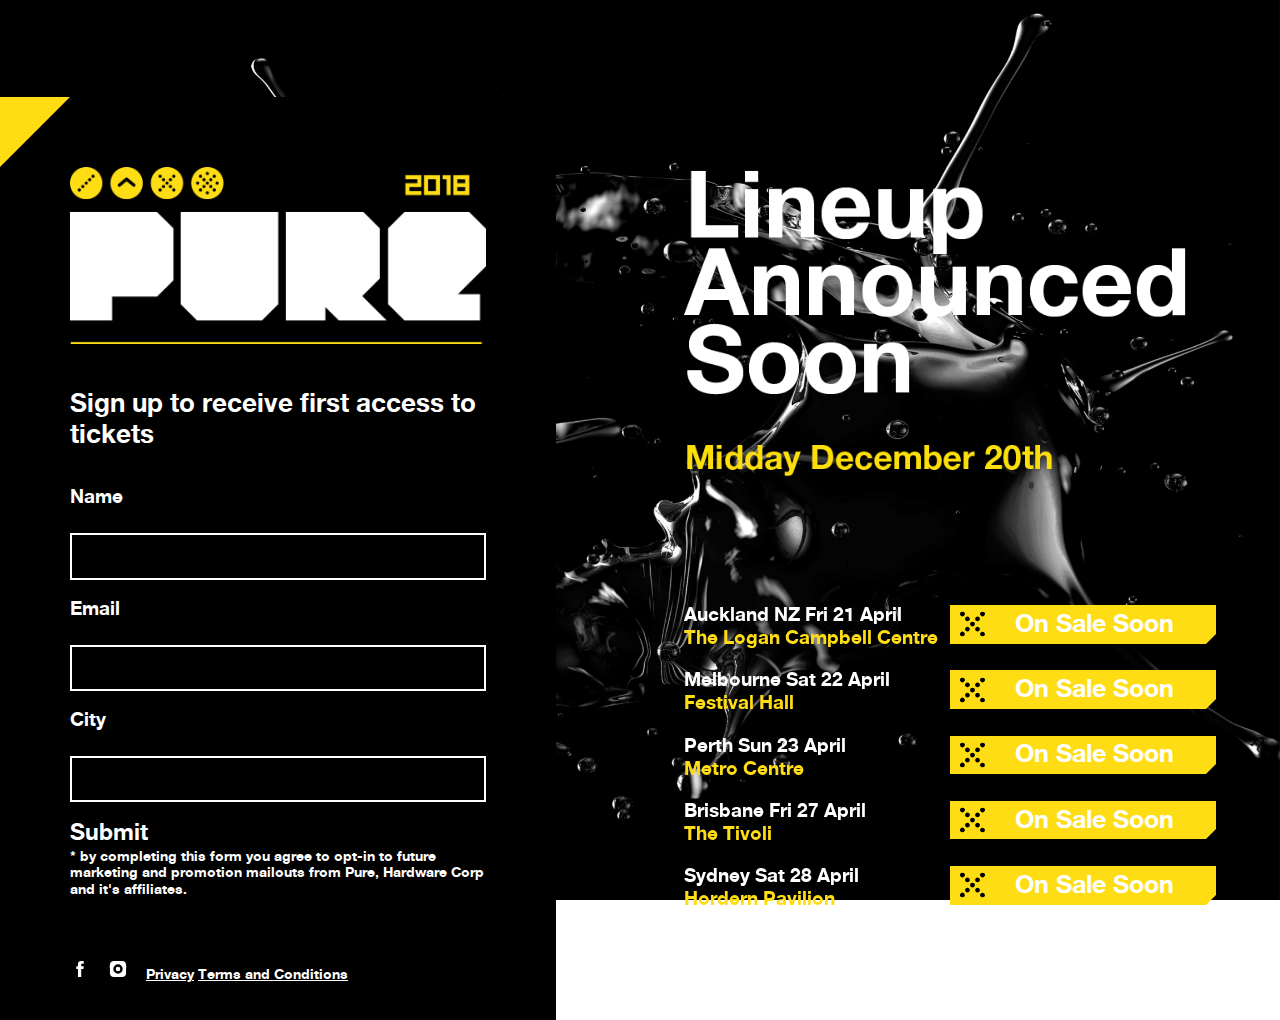
<file: index.html>
<!DOCTYPE html>
<!--[if lte IE 9 ]> <html lang="en" class="ie9 lte9 no-js"> <![endif]-->
<!--[if (gt IE 9)|!(IE)]><!--> <html lang="en no-js"> <!--<![endif]-->
<head>
	<title>Pure 2018</title>
	<!-- Google Tag Manager -->
	<script>(function(w,d,s,l,i){w[l]=w[l]||[];w[l].push({'gtm.start':
	new Date().getTime(),event:'gtm.js'});var f=d.getElementsByTagName(s)[0],
	j=d.createElement(s),dl=l!='dataLayer'?'&l='+l:'';j.async=true;j.src=
	'https://www.googletagmanager.com/gtm.js?id='+i+dl;f.parentNode.insertBefore(j,f);
	})(window,document,'script','dataLayer','GTM-W427M43');</script>
	<!-- End Google Tag Manager -->
	<meta http-equiv="X-UA-Compatible" content="IE=edge">
	<meta http-equiv="Content-Language" content="en-US">
	<meta name="viewport" content="width=device-width, initial-scale=1">
	<script>(function(H){H.className=H.className.replace(/\bno-js\b/,'js')})(document.documentElement);</script>
	<link rel="stylesheet" href="assets/styles/styles.css" />
	
  </head>
  <body class="">
   Google Tag Manager (noscript) -->
<noscript><iframe src="https://www.googletagmanager.com/ns.html?id=GTM-W427M43"
height="0" width="0" style="display:none;visibility:hidden"></iframe></noscript>
<!-- End Google Tag Manager (noscript) -->
	<div id="top" class="page" data-page>

		

		<main role="main">
			
				<div class="content">
					

	<div class="section" id="left_content">
		<div class="section__inner">
			<h1 class="logo">

  

  

  <img src="/assets/images/purelogo.png" role="presentation" class="icon " aria-label="Pure 2017" width="700" height="253">
      <title>Pure 2017</title>

</h1>
			<h4>Sign up to receive first access to tickets</h4>
			<form style="color:white" action="http://hardwaregroup.createsend.com/t/d/s/njhity/" method="post" id="subForm">
			    <p>
			        <label for="fieldName">Name</label><br />
			        <input id="fieldName" name="cm-name" type="text" />
			    </p>
			    <p>
			        <label for="fieldEmail">Email</label><br />
			        <input id="fieldEmail" name="cm-njhity-njhity" type="email" required />
			    </p>
			    <p>
			        <label for="fieldkuehi">City</label><br />
			        <input id="fieldkuehi" name="cm-f-kuehi" type="text" />
			    </p>
			    <p>
			        <input type="submit" val="Subscribe" class="button" />
			    </p>
			</form>
			<body>* by completing this form you agree to opt-in to future marketing and promotion mailouts from Pure, Hardware Corp and it's affiliates. </body>
			<ul class="socials">
				
					<li>
						<a href="https://www.facebook.com/purecarlcox/" target="_blank" class="social--facebook">
							

  

  

  <img src="/assets/images/Facebook.svg" role="presentation" class="icon " aria-label="Facebook" width="20" height="20">
      <title>Facebook</title>


						</a>
					</li>
				
					<li>
						<a href="https://www.instagram.com/purecarlcox/" target="_blank" class="social--instagram">
							

  

  

   <img src="/assets/images/Instagram.svg" role="presentation" class="icon " aria-label="Instagram" width="20" height="20">
      <title>Facebook</title>


						</a>
					</li>
				
				<a href="privacy.html" style="color:white">Privacy</a>
				<a href="termsandconditions.html" style="color:white">Terms and Conditions</a>
			</ul>
		</div>
	</div>
	<div class="section" id="right_content">
		<div class="section__inner">
			<div class="title">
				

  

  

  <img src="/assets/images/lineupsoon.png" class="icon " aria-label="Pure 2017" width="507" style="padding-top: 7vh;" >
	  <title>Pure 2017</title>


			</div>
			<ul class="festivals">
				
					<li>
						<div class="location">
						<h3>Auckland NZ Fri 21 April</h3>
						<span class="venue">The Logan Campbell Centre</span>
						</div>
						<a class="button alt" target="_blank" href="">

  

  

  <svg role="presentation" class="icon "  width="20" height="20">
      
      <use xlink:href="/assets/images/sprites.svg#icon-cross" />
    </svg>

 On Sale Soon</a>
					</li>
				
					<li>
						<div class="location">
						<h3>Melbourne Sat 22 April</h3>
						<span class="venue">Festival Hall</span>
						</div>
						<a class="button alt" target="_blank" href="">

  

  

  <svg role="presentation" class="icon "  width="20" height="20">
      
      <use xlink:href="/assets/images/sprites.svg#icon-cross" />
    </svg>

 On Sale Soon</a>
					</li>
				
					<li>
						<div class="location">
						<h3>Perth Sun 23 April</h3>
						<span class="venue">Metro Centre</span>
						</div>
						<a class="button alt" target="_blank" href="">

  

  

  <svg role="presentation" class="icon "  width="20" height="20">
      
      <use xlink:href="/assets/images/sprites.svg#icon-cross" />
    </svg>

 On Sale Soon</a>
					</li>
				
					<li>
						<div class="location">
						<h3>Brisbane Fri 27 April</h3>
						<span class="venue">The Tivoli</span>
						</div>
						<a class="button alt" target="_blank" href="">

  

  

  <svg role="presentation" class="icon "  width="20" height="20">
      
      <use xlink:href="/assets/images/sprites.svg#icon-cross" />
    </svg>

 On Sale Soon</a>
					</li>
				
					<li>
						<div class="location">
						<h3>Sydney Sat 28 April</h3>
						<span class="venue">Hordern Pavilion</span>
						</div>
						<a class="button alt" target="_blank" href="">

  

  

  <svg role="presentation" class="icon "  width="20" height="20">
      
      <use xlink:href="/assets/images/sprites.svg#icon-cross" />
    </svg>

 On Sale Soon</a>
					</li>
				
			</ul>
			<ul class="sponsors">
			
				<li><a href="" target="_blank" class="social--rov">
					

  

  

  <img src="/assets/images/HARD.png" role="presentation" class="icon " aria-label="Drumcode" width="80" height="30">
      <title>Drumcode</title>


				</a></li>
			
				<li><a href="" target="_blank" class="social--rov">
					

  

  

  <img src="/assets/images/BUSH.png" role="presentation" class="icon " aria-label="Drumcode" width="80" height="30">
      <title>Drumcode</title>


				</a></li>
				
								<li><a href="" target="_blank" class="social--drumcode">
					

  <li><a href=" " target="_blank" class="social--rov">
					

  

  

  <img src="/assets/images/TNT.png" role="presentation" class="icon " aria-label="Drumcode" width="80" height="30">
      <title>Drumcode</title>


				</a></li>
			
				<li><a href="" target="_blank" class="social--rov">
					

  

  

  <img src="/assets/images/ROV.png" role="presentation" class="icon " aria-label="ROV" width="80" height="30">
      <title>ROV</title>


				</a></li>
					
					
					<li><a href="" target="_blank" class="social--rov">
					

  

  

  <img src="/assets/images/HAB.png" role="presentation" class="icon " aria-label="Drumcode" width="80" height="30">
      <title>Drumcode</title>


				</a></li>
					<li><a href="" target="_blank" class="social--rov">

  

  <img src="/assets/images/PSE.png" role="presentation" class="icon " aria-label="Drumcode" width="80" height="30">
      <title>Drumcode</title>


				</a></li>
					
					<li><a href="" target="_blank" class="social--rov">
					

  

  

  <img src="/assets/images/TBC.png" role="presentation" class="icon " aria-label="Drumcode" width="80" height="30">
      <title>Drumcode</title>


				</a></li>
			
			</ul>
		</div>
	</div>


				</div>
			
		</main>

		

	</div>

	<div id="bg" class="bg"></div>

	<script src="assets/scripts/vendor.js"></script>
	<script src="assets/scripts/main.js"></script>
</body>
</html>
</file>
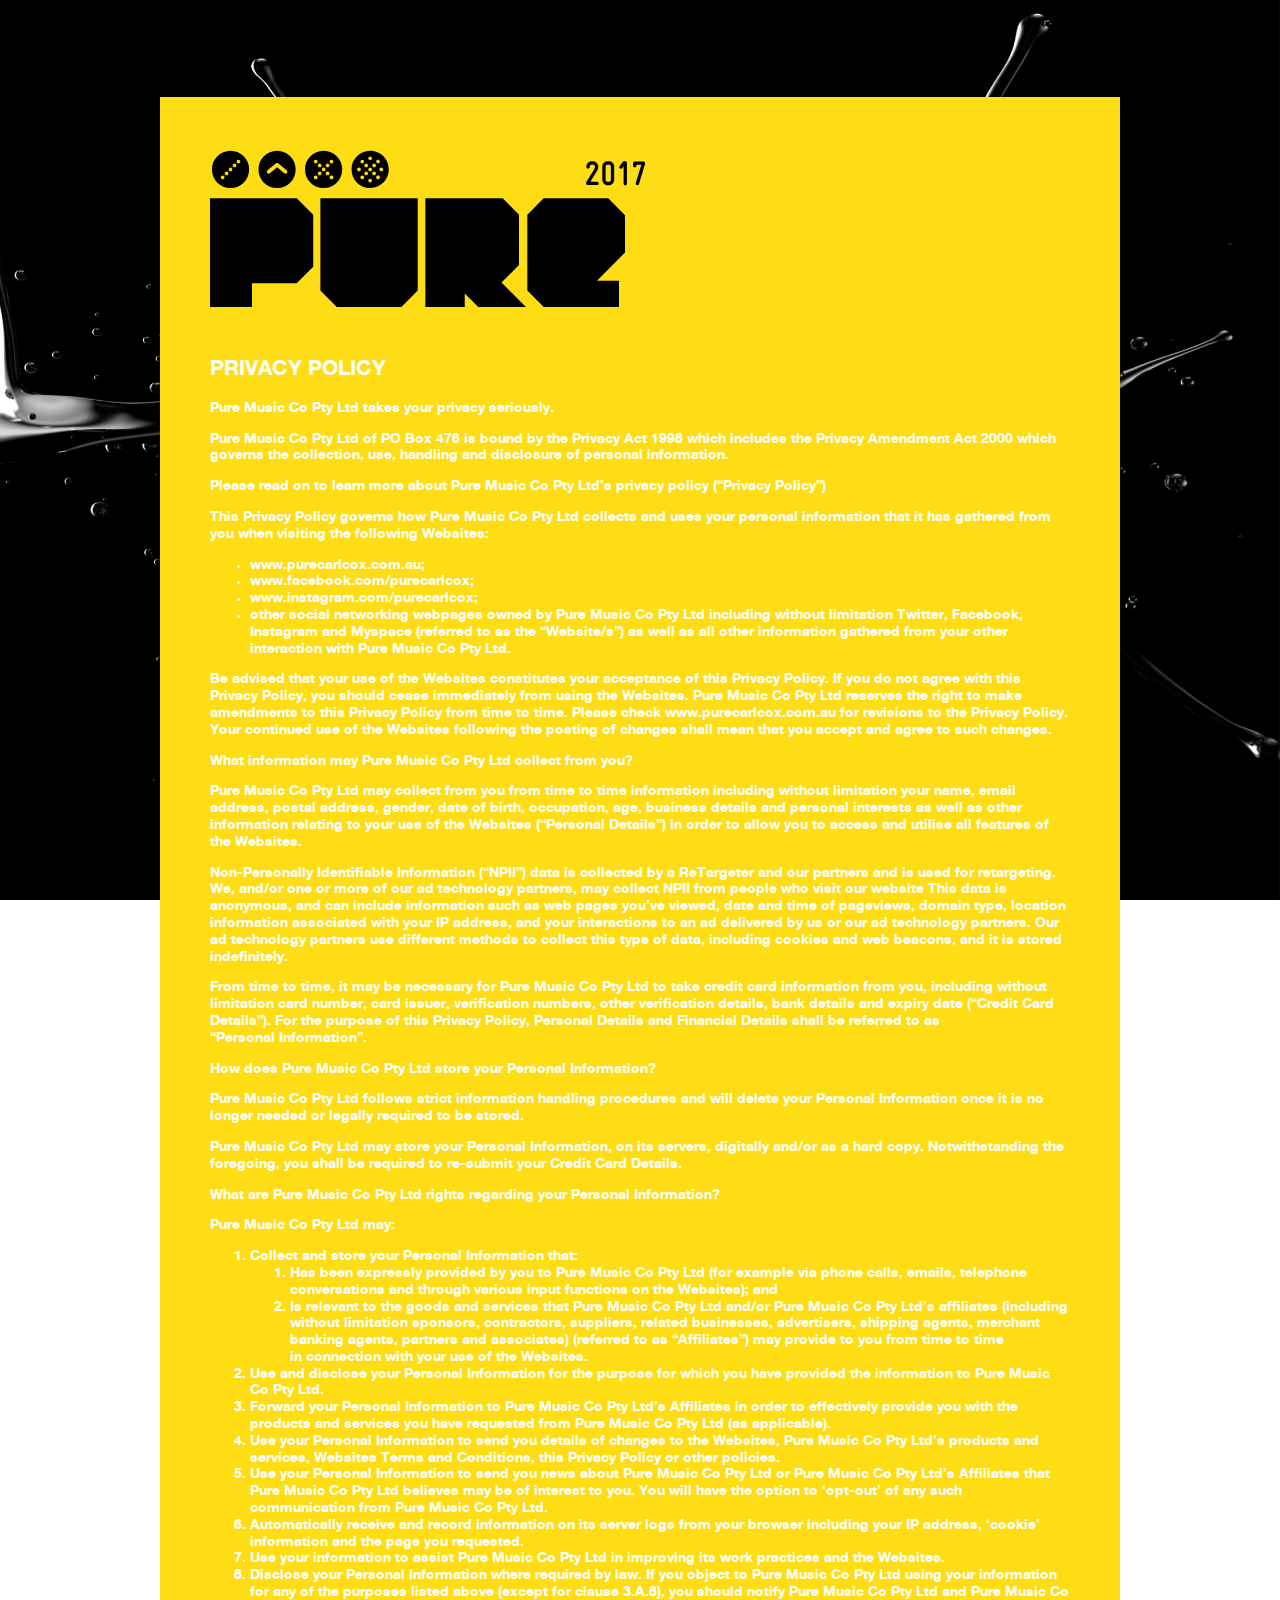
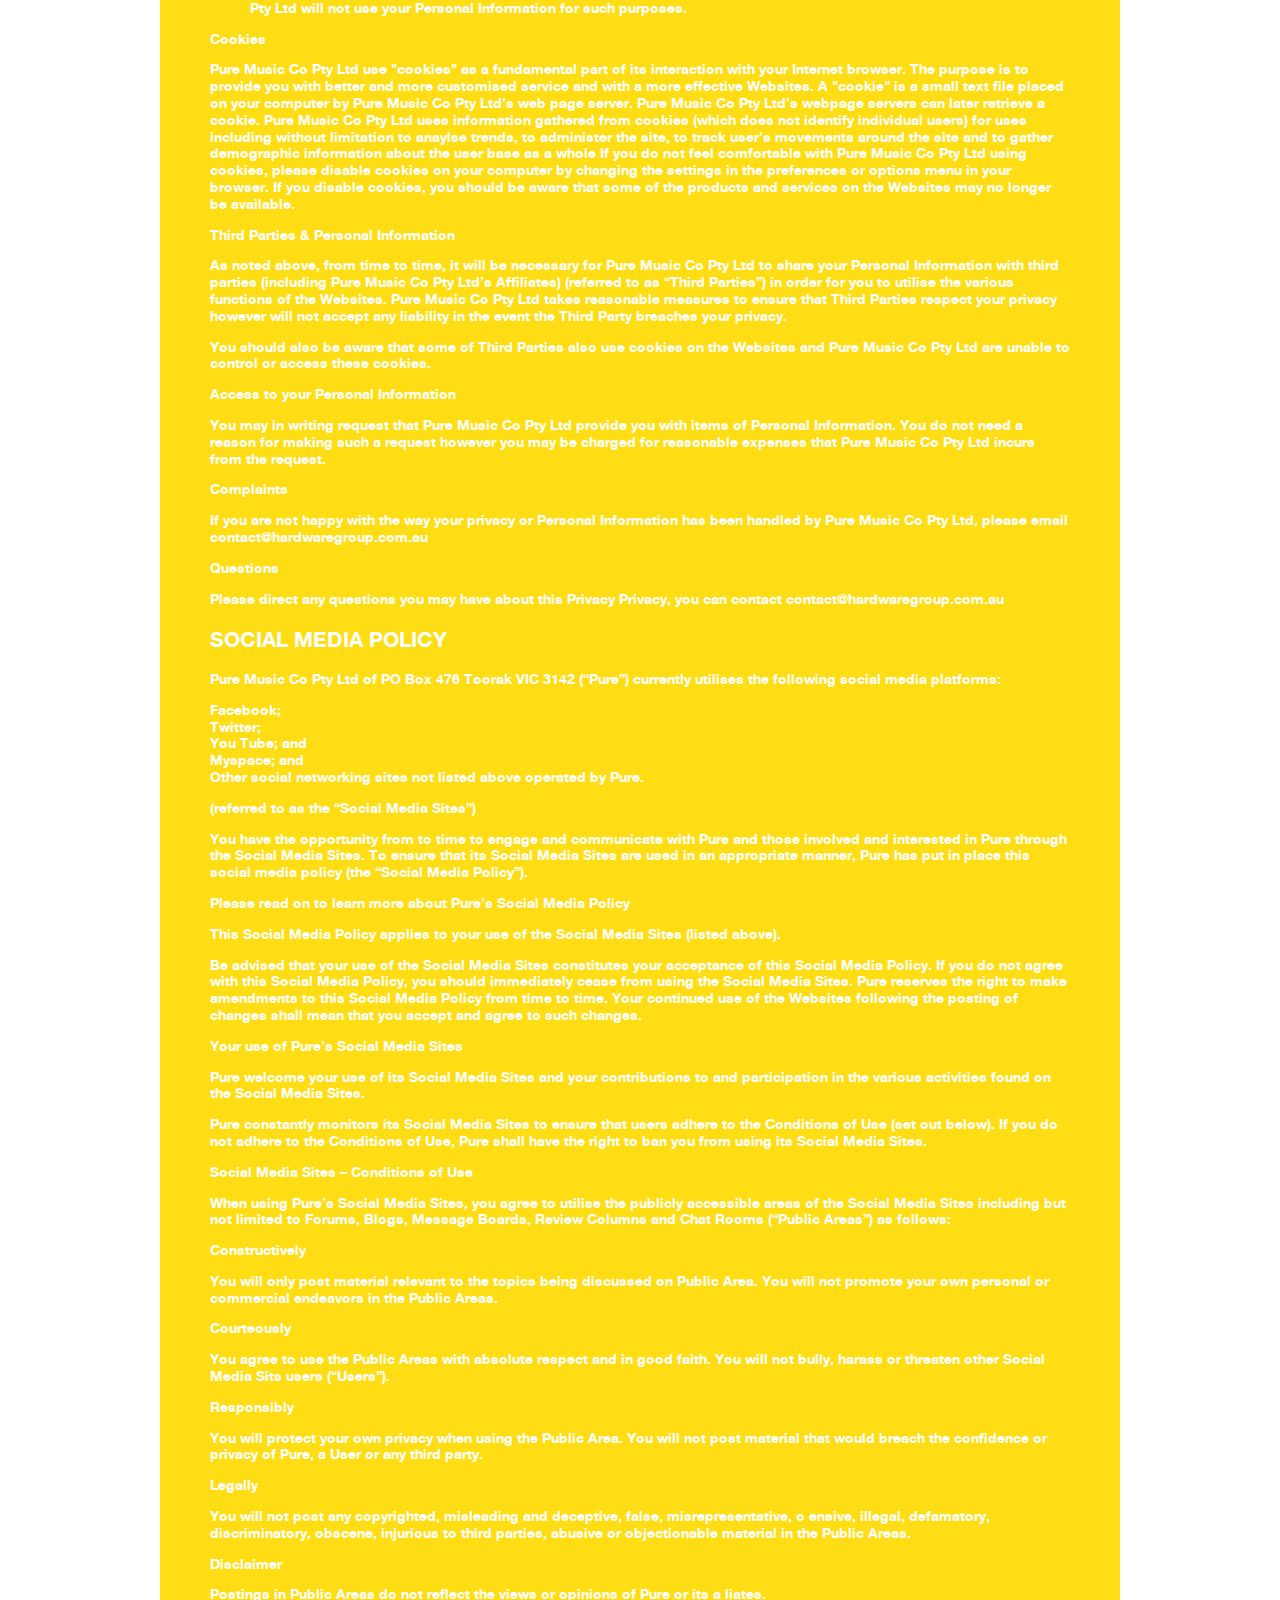
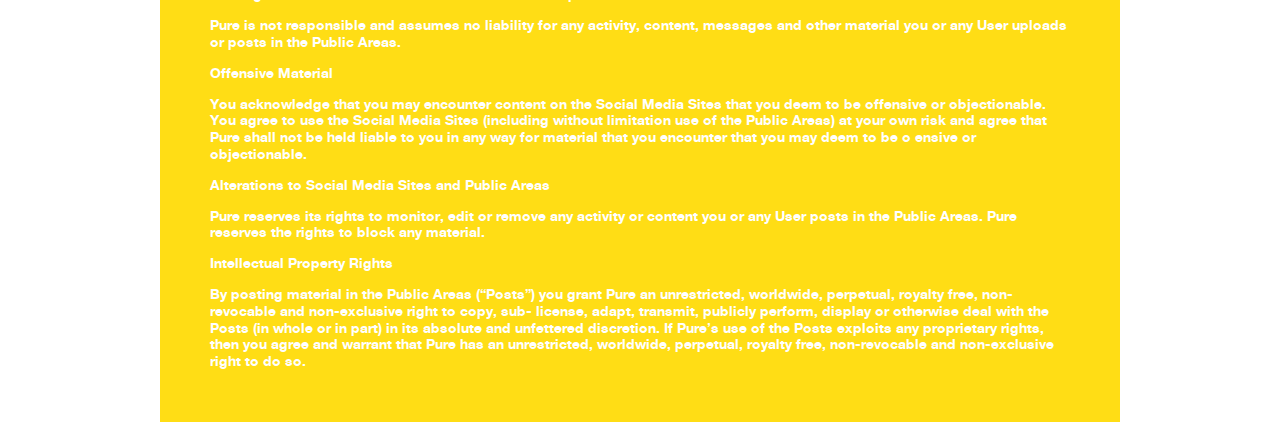
<file: privacy.html>
<!DOCTYPE html>
<!--[if lte IE 9 ]> <html lang="en" class="ie9 lte9 no-js"> <![endif]-->
<!--[if (gt IE 9)|!(IE)]><!--> <html lang="en no-js"> <!--<![endif]-->
<head>
	<title>Pure 2017</title>
	<!-- Google Tag Manager -->
	<script>(function(w,d,s,l,i){w[l]=w[l]||[];w[l].push({'gtm.start':
	new Date().getTime(),event:'gtm.js'});var f=d.getElementsByTagName(s)[0],
	j=d.createElement(s),dl=l!='dataLayer'?'&l='+l:'';j.async=true;j.src=
	'https://www.googletagmanager.com/gtm.js?id='+i+dl;f.parentNode.insertBefore(j,f);
	})(window,document,'script','dataLayer','GTM-W427M43');</script>
	<!-- End Google Tag Manager -->
	<meta http-equiv="X-UA-Compatible" content="IE=edge">
	<meta http-equiv="Content-Language" content="en-US">
	<meta name="viewport" content="width=device-width, initial-scale=1">
	<script>(function(H){H.className=H.className.replace(/\bno-js\b/,'js')})(document.documentElement);</script>
	<link rel="stylesheet" href="assets/styles/styles.css" />
	
  </head>
  <body class="">
   Google Tag Manager (noscript) -->
<noscript><iframe src="https://www.googletagmanager.com/ns.html?id=GTM-W427M43"
height="0" width="0" style="display:none;visibility:hidden"></iframe></noscript>
<!-- End Google Tag Manager (noscript) -->
	<div id="top" class="page" data-page>

		

		<main role="main">
			
				<div class="content">
					

<div class="privacy" >
<h1 class="logo">

  

  

  <svg role="presentation" class="icon " aria-label="Pure 2017" width="700" height="253">
      <title>Pure 2017</title>
      <use xlink:href="/assets/images/sprites.svg#logo" />
    </svg>

</h1>
<h2>PRIVACY POLICY</h2>

<p>Pure Music Co Pty Ltd takes your privacy seriously.</p>

<p>Pure Music Co Pty Ltd of PO Box 476 is bound by the Privacy Act 1998 which includes&nbsp;the Privacy Amendment Act 2000 which governs the collection, use, handling and&nbsp;disclosure of personal information.</p>

<p>Please read on to learn more about Pure Music Co Pty Ltd&rsquo;s privacy policy (&ldquo;Privacy&nbsp;Policy&rdquo;)</p>

<p>This Privacy Policy governs how Pure Music Co Pty Ltd collects and uses your personal&nbsp;information that it has gathered from you when visiting the following Websites:</p>

<ul>
	<li>www.purecarlcox.com.au;</li>
	<li>www.facebook.com/purecarlcox;</li>
	<li>www.instagram.com/purecarlcox;</li>
	<li>other social networking webpages owned by Pure Music Co Pty Ltd including without&nbsp;limitation Twitter, Facebook, Instagram and Myspace (referred to as the &ldquo;Website/s&rdquo;) as&nbsp;well as all other information gathered from your other interaction with Pure Music Co Pty&nbsp;Ltd.</li>
</ul>

<p>Be advised that your use of the Websites constitutes your acceptance of this Privacy&nbsp;Policy. If you do not agree with this Privacy Policy, you should cease immediately from&nbsp;using the Websites. Pure Music Co Pty Ltd reserves the right to make amendments to&nbsp;this Privacy Policy from time to time. Please check www.purecarlcox.com.au for&nbsp;revisions to the Privacy Policy. Your continued use of the Websites following the posting&nbsp;of changes shall mean that you accept and agree to such changes.</p>

<p>What information may Pure Music Co Pty Ltd collect from you?</p>

<p>Pure Music Co Pty Ltd may collect from you from time to time information including&nbsp;without limitation your name, email address, postal address, gender, date of birth,&nbsp;occupation, age, business details and personal interests as well as other information&nbsp;relating to your use of the Websites (&ldquo;Personal Details&rdquo;) in order to allow you to access&nbsp;and utilise all features of the&nbsp;Websites.</p>

<p>Non-Personally Identifiable Information (&ldquo;NPII&rdquo;) data is collected by a ReTargeter and&nbsp;our partners and is used for retargeting. We, and/or one or more of our ad technology&nbsp;partners, may collect NPII from people who visit our website This data is anonymous,&nbsp;and can include information such as web pages you&rsquo;ve viewed, date and time of&nbsp;pageviews, domain type, location information associated with your IP address, and your&nbsp;interactions to an ad delivered by us or our ad technology partners. Our ad technology&nbsp;partners use different methods to collect this type of data, including cookies and web&nbsp;beacons, and it is stored indefinitely.</p>

<p>From time to time, it may be necessary for Pure Music Co Pty Ltd to take credit card&nbsp;information from you, including without limitation card number, card issuer, verification&nbsp;numbers, other verification details, bank details and expiry date (&ldquo;Credit Card Details&rdquo;).&nbsp;For the purpose of this Privacy Policy, Personal Details and Financial Details shall be&nbsp;referred to as &ldquo;Personal&nbsp;Information&rdquo;.</p>

<p>How does Pure Music Co Pty Ltd store your Personal Information?</p>

<p>Pure Music Co Pty Ltd follows strict information handling procedures and will delete&nbsp;your Personal Information once it is no longer needed or legally required to be stored.</p>

<p>Pure Music Co Pty Ltd may store your Personal Information, on its servers, digitally&nbsp;and/or as a hard copy. Notwithstanding the foregoing, you shall be required to re-submit&nbsp;your Credit Card Details.</p>

<p>What are Pure Music Co Pty Ltd rights regarding your Personal Information?</p>

<p>Pure Music Co Pty Ltd may:</p>

<ol>
	<li>Collect and store your Personal Information that:
	<ol>
		<li>Has been expressly provided by you to Pure Music Co Pty Ltd (for example via&nbsp;phone calls, emails, telephone conversations and through various input functions on the&nbsp;Websites); and</li>
		<li>Is relevant to the goods and services that Pure Music Co Pty Ltd and/or Pure Music&nbsp;Co Pty Ltd&rsquo;s affiliates (including without limitation sponsors, contractors, suppliers,&nbsp;related businesses, advertisers, shipping agents, merchant banking agents, partners&nbsp;and associates) (referred to as &ldquo;Affiliates&rdquo;) may provide to you from time to time in&nbsp;connection with your use of the Websites.</li>
	</ol>
	</li>
	<li>Use and disclose your Personal Information for the purpose for which you have&nbsp;provided the information to Pure Music Co Pty Ltd.</li>
	<li>Forward your Personal Information to Pure Music Co Pty Ltd&rsquo;s Affiliates in order to&nbsp;effectively provide you with the products and services you have requested from Pure&nbsp;Music Co Pty Ltd (as applicable).</li>
	<li>Use your Personal Information to send you details of changes to the Websites, Pure&nbsp;Music Co Pty Ltd&rsquo;s products and services, Websites Terms and Conditions, this Privacy&nbsp;Policy or other policies.</li>
	<li>Use your Personal Information to send you news about Pure Music Co Pty Ltd or&nbsp;Pure Music Co Pty Ltd&rsquo;s Affiliates that Pure Music Co Pty Ltd believes may be of&nbsp;interest to you. You will have the option to &lsquo;opt-out&rsquo; of any such communication from&nbsp;Pure Music Co Pty Ltd.</li>
	<li>Automatically receive and record information on its server logs from your browser&nbsp;including your IP address, &lsquo;cookie&rsquo; information and the page you requested.</li>
	<li>Use your information to assist Pure Music Co Pty Ltd in improving its work practices&nbsp;and the Websites.</li>
	<li>Disclose your Personal Information where required by law.&nbsp;If you object to Pure Music Co Pty Ltd using your information for any of the purposes&nbsp;listed above (except for clause 3.A.8), you should notify Pure Music Co Pty Ltd and&nbsp;Pure Music Co Pty Ltd will not use your Personal Information for such purposes.</li>
</ol>

<p>Cookies</p>

<p>Pure Music Co Pty Ltd use &quot;cookies&quot; as a fundamental part of its interaction with your&nbsp;Internet browser. The purpose is to provide you with better and more customised&nbsp;service and with a more effective Websites. A &quot;cookie&quot; is a small text file placed on your&nbsp;computer by Pure Music Co Pty Ltd&rsquo;s web page server. Pure Music Co Pty Ltd&rsquo;s&nbsp;webpage servers can later retrieve a cookie. Pure Music Co Pty Ltd uses information&nbsp;gathered from cookies (which does not identify individual users) for uses including&nbsp;without limitation to anaylse trends, to administer the site, to track user&rsquo;s movements&nbsp;around the site and to gather demographic information about the user base as a whole&nbsp;If you do not feel comfortable with Pure Music Co Pty Ltd using cookies, please disable&nbsp;cookies on your computer by changing the settings in the preferences or options menu&nbsp;in your browser. If you disable cookies, you should be aware that some of the products&nbsp;and services on the Websites may no longer be available.</p>

<p>Third Parties &amp; Personal Information</p>

<p>As noted above, from time to time, it will be necessary for Pure Music Co Pty Ltd to&nbsp;share your Personal Information with third parties (including Pure Music Co Pty Ltd&rsquo;s&nbsp;Affiliates) (referred to as &ldquo;Third Parties&rdquo;) in order for you to utilise the various functions&nbsp;of the Websites. Pure Music Co Pty Ltd takes reasonable measures to ensure that Third&nbsp;Parties respect your privacy however will not accept any liability in the event the Third&nbsp;Party breaches your privacy.</p>

<p>You should also be aware that some of Third Parties also use cookies on the Websites&nbsp;and Pure Music Co Pty Ltd are unable to control or access these cookies.</p>

<p>Access to your Personal Information</p>

<p>You may in writing request that Pure Music Co Pty Ltd provide you with items of&nbsp;Personal Information. You do not need a reason for making such a request however&nbsp;you may be charged for reasonable expenses that Pure Music Co Pty Ltd incurs from&nbsp;the request.</p>

<p>Complaints</p>

<p>If you are not happy with the way your privacy or Personal Information has been&nbsp;handled by Pure Music Co Pty Ltd, please email contact@hardwaregroup.com.au</p>

<p>Questions</p>

<p>Please direct any questions you may have about this Privacy Privacy, you can contact&nbsp;contact@hardwaregroup.com.au</p>


<h2>SOCIAL MEDIA POLICY</h2>
<p>Pure Music Co Pty Ltd of PO Box 476 Toorak VIC 3142 (&ldquo;Pure&rdquo;) currently utilises the following social media platforms:&nbsp;</p>

<p>Facebook;<br />
Twitter;&nbsp;<br />
You Tube; and&nbsp;<br />
Myspace; and&nbsp;<br />
Other social networking sites not listed above operated by Pure.&nbsp;</p>

<p>(referred to as the &ldquo;Social Media Sites&rdquo;)&nbsp;</p>

<p>You have the opportunity from to time to engage and communicate with Pure and those involved and interested in Pure through the Social Media Sites. To ensure that its Social Media Sites are used in an appropriate manner, Pure has put in place this social media policy (the &ldquo;Social Media Policy&rdquo;).&nbsp;</p>

<p>Please read on to learn more about Pure&rsquo;s Social Media Policy&nbsp;</p>

<p>This Social Media Policy applies to your use of the Social Media Sites (listed above).&nbsp;</p>

<p>Be advised that your use of the Social Media Sites constitutes your acceptance of this Social Media Policy. If you do not agree with this Social Media Policy, you should immediately cease from using the Social Media Sites. Pure reserves the right to make amendments to this Social Media Policy from time to time. Your continued use of the Websites following the posting of changes shall mean that you accept and agree to such changes.&nbsp;</p>

<p>Your use of Pure&rsquo;s Social Media Sites&nbsp;</p>

<p>Pure welcome your use of its Social Media Sites and your contributions to and participation in the various activities found on the Social Media Sites.&nbsp;</p>

<p>Pure constantly monitors its Social Media Sites to ensure that users adhere to the Conditions of Use (set out below). If you do not adhere to the Conditions of Use, Pure shall have the right to ban you from using its Social Media Sites.&nbsp;</p>

<p>Social Media Sites &ndash; Conditions of Use&nbsp;</p>

<p>When using Pure&rsquo;s Social Media Sites, you agree to utilise the publicly accessible areas of the Social Media Sites including but not limited to Forums, Blogs, Message Boards, Review Columns and Chat Rooms (&ldquo;Public Areas&rdquo;) as follows:&nbsp;</p>

<p>Constructively</p>

<p>You will only post material relevant to the topics being discussed on Public Area. You will not promote your own personal or commercial endeavors in the Public Areas.</p>

<p>Courteously</p>

<p>You agree to use the Public Areas with absolute respect and in good faith. You will not bully, harass or threaten other Social Media Sits users (&ldquo;Users&rdquo;).&nbsp;</p>

<p>Responsibly&nbsp;</p>

<p>You will protect your own privacy when using the Public Area. You will not post material that would breach the confidence or privacy of Pure, a User or any third party.&nbsp;</p>

<p>Legally&nbsp;</p>

<p>You will not post any copyrighted, misleading and deceptive, false, misrepresentative, o ensive, illegal, defamatory, discriminatory, obscene, injurious to third parties, abusive or objectionable material in the Public Areas.&nbsp;</p>

<p>Disclaimer&nbsp;</p>

<p>Postings in Public Areas do not reflect the views or opinions of Pure or its a liates.&nbsp;</p>

<p>Pure is not responsible and assumes no liability for any activity, content, messages and other material you or any User uploads or posts in the Public Areas.&nbsp;</p>

<p>Offensive Material&nbsp;</p>

<p>You acknowledge that you may encounter content on the Social Media Sites that you deem to be offensive or objectionable. You agree to use the Social Media Sites (including without limitation use of the Public Areas) at your own risk and agree that Pure shall not be held liable to you in any way for material that you encounter that you may deem to be o ensive or objectionable.&nbsp;</p>

<p>Alterations to Social Media Sites and Public Areas&nbsp;</p>

<p>Pure reserves its rights to monitor, edit or remove any activity or content you or any User posts in the Public Areas. Pure reserves the rights to block any material.&nbsp;</p>

<p>Intellectual Property Rights&nbsp;</p>

<p>By posting material in the Public Areas (&ldquo;Posts&rdquo;) you grant Pure an unrestricted, worldwide, perpetual, royalty free, non-revocable and non-exclusive right to copy, sub- license, adapt, transmit, publicly perform, display or otherwise deal with the Posts (in whole or in part) in its absolute and unfettered discretion. If Pure&rsquo;s use of the Posts exploits any proprietary rights, then you agree and warrant that Pure has an unrestricted, worldwide, perpetual, royalty free, non-revocable and non-exclusive right to do so. &nbsp;</p>

</div>


				</div>
			
		</main>

		

	</div>

	<div id="bg" class="bg"></div>

	<script src="assets/scripts/vendor.js"></script>
	<script src="assets/scripts/main.js"></script>
</body>
</html>
</file>
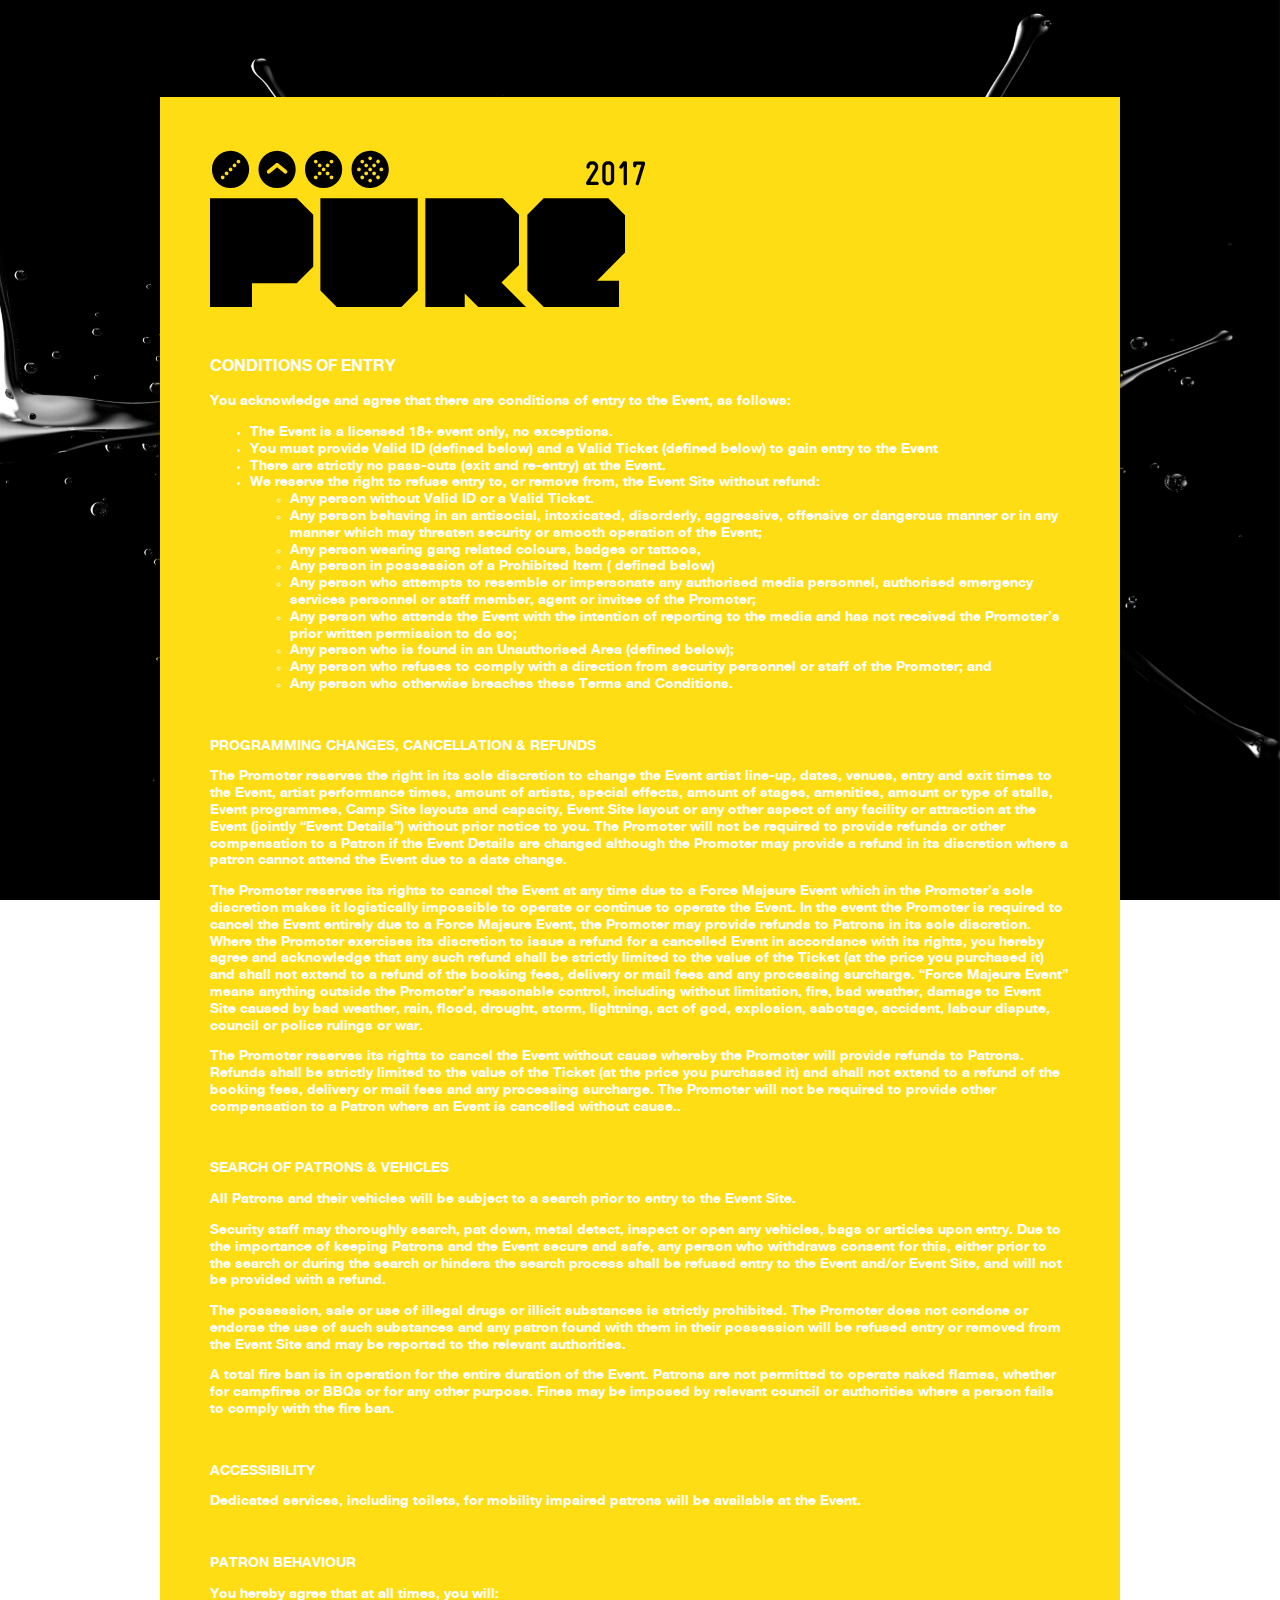
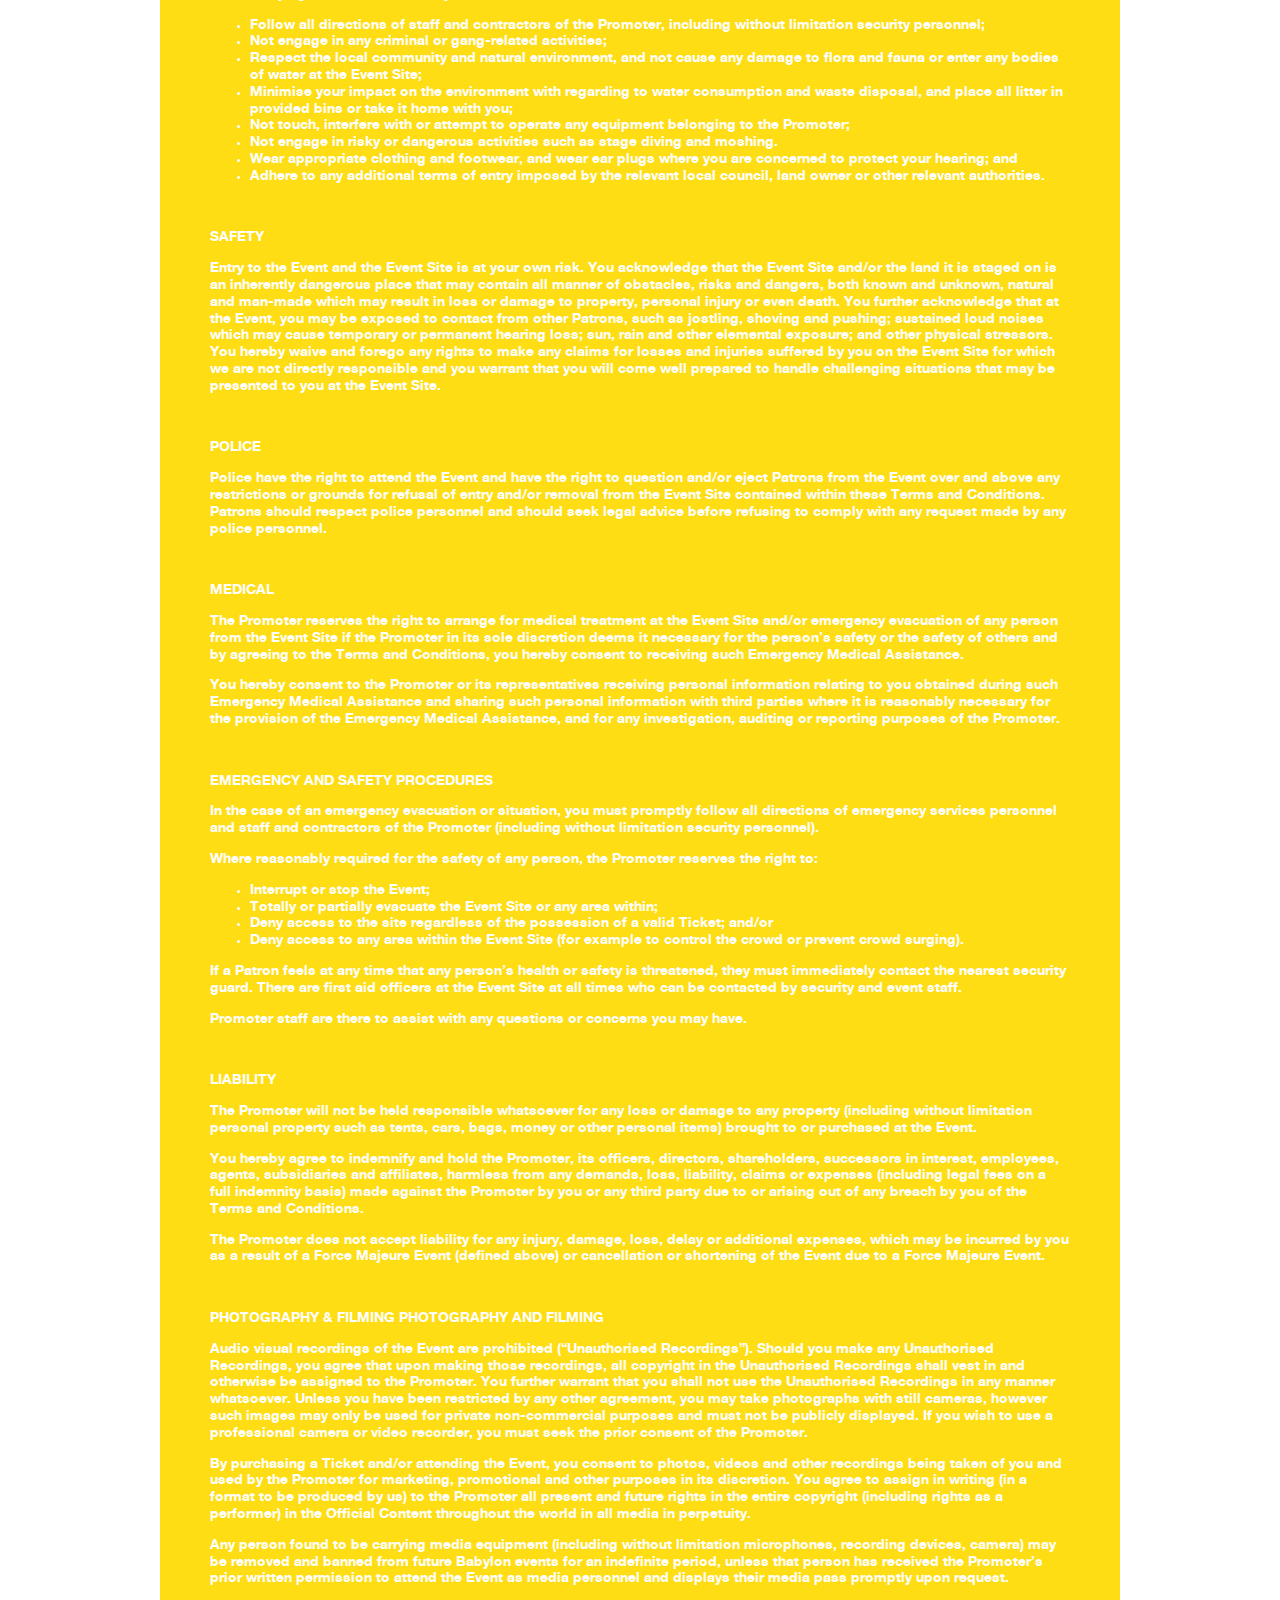
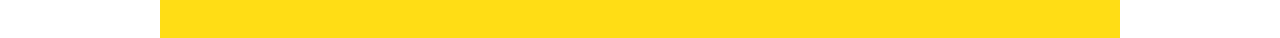
<file: termsandconditions.html>
<!DOCTYPE html>
<!--[if lte IE 9 ]> <html lang="en" class="ie9 lte9 no-js"> <![endif]-->
<!--[if (gt IE 9)|!(IE)]><!--> <html lang="en no-js"> <!--<![endif]-->
<head>
	<title>Pure 2017</title>
	<!-- Google Tag Manager -->
	<script>(function(w,d,s,l,i){w[l]=w[l]||[];w[l].push({'gtm.start':
	new Date().getTime(),event:'gtm.js'});var f=d.getElementsByTagName(s)[0],
	j=d.createElement(s),dl=l!='dataLayer'?'&l='+l:'';j.async=true;j.src=
	'https://www.googletagmanager.com/gtm.js?id='+i+dl;f.parentNode.insertBefore(j,f);
	})(window,document,'script','dataLayer','GTM-W427M43');</script>
	<!-- End Google Tag Manager -->
	<meta http-equiv="X-UA-Compatible" content="IE=edge">
	<meta http-equiv="Content-Language" content="en-US">
	<meta name="viewport" content="width=device-width, initial-scale=1">
	<script>(function(H){H.className=H.className.replace(/\bno-js\b/,'js')})(document.documentElement);</script>
	<link rel="stylesheet" href="assets/styles/styles.css" />
	
  </head>
  <body class="">
   Google Tag Manager (noscript) -->
<noscript><iframe src="https://www.googletagmanager.com/ns.html?id=GTM-W427M43"
height="0" width="0" style="display:none;visibility:hidden"></iframe></noscript>
<!-- End Google Tag Manager (noscript) -->
	<div id="top" class="page" data-page>

		

		<main role="main">
			
				<div class="content">
					

<div class="privacy" >
<h1 class="logo">

  

  

  <svg role="presentation" class="icon " aria-label="Pure 2017" width="700" height="253">
      <title>Pure 2017</title>
      <use xlink:href="/assets/images/sprites.svg#logo" />
    </svg>

</h1>
<h3>CONDITIONS OF ENTRY</h3>

<p>You acknowledge and agree that there are conditions of entry to the Event, as follows:</p>

<ul>
	<li>The Event is a licensed 18+ event only, no exceptions.</li>
	<li>You must provide Valid ID (defined below) and a Valid Ticket (defined below) to gain entry to the Event</li>
	<li>There are strictly no pass-outs (exit and re-entry) at the Event.</li>
	<li>We reserve the right to refuse entry to, or remove from, the Event Site without refund:
	<ul>
		<li>Any person without Valid ID or a Valid Ticket.</li>
		<li>Any person behaving in an antisocial, intoxicated, disorderly, aggressive, offensive or dangerous manner or in any manner which may threaten security or smooth operation of the Event;</li>
		<li>Any person wearing gang related colours, badges or tattoos,</li>
		<li>Any person in possession of a Prohibited Item ( defined below)</li>
		<li>Any person who attempts to resemble or impersonate any authorised media personnel, authorised emergency services personnel or staff member, agent or invitee of the Promoter;</li>
		<li>Any person who attends the Event with the intention of reporting to the media and has not received the Promoter&rsquo;s prior written permission to do so;</li>
		<li>Any person who is found in an Unauthorised Area (defined below);</li>
		<li>Any person who refuses to comply with a direction from security personnel or staff of the Promoter; and</li>
		<li>Any person who otherwise breaches these Terms and Conditions.</li>
	</ul>
	</li>
</ul>

<p>&nbsp;</p>

<p>PROGRAMMING CHANGES, CANCELLATION &amp; REFUNDS</p>

<p>The Promoter reserves the right in its sole discretion to change the Event artist line-up, dates, venues, entry and exit times to the Event, artist performance times, amount of artists, special effects, amount of stages, amenities, amount or type of stalls, Event programmes, Camp Site layouts and capacity, Event Site layout or any other aspect of any facility or attraction at the Event (jointly &ldquo;Event Details&rdquo;) without prior notice to you. The Promoter will not be required to provide refunds or other compensation to a Patron if the Event Details are changed although the Promoter may provide a refund in its discretion where a patron cannot attend the Event due to a date change.</p>

<p>The Promoter reserves its rights to cancel the Event at any time due to a Force Majeure Event which in the Promoter&rsquo;s sole discretion makes it logistically impossible to operate or continue to operate the Event. In the event the Promoter is required to cancel the Event entirely due to a Force Majeure Event, the Promoter may provide refunds to Patrons in its sole discretion. Where the Promoter exercises its discretion to issue a refund for a cancelled Event in accordance with its rights, you hereby agree and acknowledge that any such refund shall be strictly limited to the value of the Ticket (at the price you purchased it) and shall not extend to a refund of the booking fees, delivery or mail fees and any processing surcharge. &ldquo;Force Majeure Event&rdquo;<em> </em>means anything outside the Promoter&rsquo;s reasonable control, including without limitation, fire, bad weather, damage to Event Site caused by bad weather, rain, flood, drought, storm, lightning, act of god, explosion, sabotage, accident, labour dispute, council or police rulings or war.</p>

<p>The Promoter reserves its rights to cancel the Event without cause whereby the Promoter will provide refunds to Patrons. Refunds shall be strictly limited to the value of the Ticket (at the price you purchased it) and shall not extend to a refund of the booking fees, delivery or mail fees and any processing surcharge. The Promoter will not be required to provide other compensation to a Patron where an Event is cancelled without cause..</p>

<p>&nbsp;</p>

<p>SEARCH OF PATRONS &amp; VEHICLES</p>

<p>All Patrons and their vehicles will be subject to a search prior to entry to the Event Site.</p>

<p>Security staff may thoroughly search, pat down, metal detect, inspect or open any vehicles, bags or articles upon entry. Due to the importance of keeping Patrons and the Event secure and safe, any person who withdraws consent for this, either prior to the search or during the search or hinders the search process shall be refused entry to the Event and/or Event Site, and will not be provided with a refund.</p>

<p>The possession, sale or use of illegal drugs or illicit substances is strictly prohibited. The Promoter does not condone or endorse the use of such substances and any patron found with them in their possession will be refused entry or removed from the Event Site and may be reported to the relevant authorities.</p>

<p>A total fire ban is in operation for the entire duration of the Event. Patrons are not permitted to operate naked flames, whether for campfires or BBQs or for any other purpose. Fines may be imposed by relevant council or authorities where a person fails to comply with the fire ban.</p>

<p>&nbsp;</p>

<p>ACCESSIBILITY</p>

<p>Dedicated services, including toilets, for mobility impaired patrons will be available at the Event.</p>

<p>&nbsp;</p>

<p>PATRON BEHAVIOUR</p>

<p>You hereby agree that at all times, you will:</p>

<ul>
	<li>Follow all directions of staff and contractors of the Promoter, including without limitation security personnel;</li>
	<li>Not engage in any criminal or gang-related activities;</li>
	<li>Respect the local community and natural environment, and not cause any damage to flora and fauna or enter any bodies of water at the Event Site;</li>
	<li>Minimise your impact on the environment with regarding to water consumption and waste disposal, and place all litter in provided bins or take it home with you;</li>
	<li>Not touch, interfere with or attempt to operate any equipment belonging to the Promoter;</li>
	<li>Not engage in risky or dangerous activities such as stage diving and moshing.</li>
	<li>Wear appropriate clothing and footwear, and wear ear plugs where you are concerned to protect your hearing; and</li>
	<li>Adhere to any additional terms of entry imposed by the relevant local council, land owner or other relevant authorities.</li>
</ul>

<p>&nbsp;</p>

<p>SAFETY</p>

<p>Entry to the Event and the Event Site is at your own risk. You acknowledge that the Event Site and/or the land it is staged on is an inherently dangerous place that may contain all manner of obstacles, risks and dangers, both known and unknown, natural and man-made which may result in loss or damage to property, personal injury or even death. You further acknowledge that at the Event, you may be exposed to contact from other Patrons, such as jostling, shoving and pushing; sustained loud noises which may cause temporary or permanent hearing loss; sun, rain and other elemental exposure; and other physical stressors. You hereby waive and forego any rights to make any claims for losses and injuries suffered by you on the Event Site for which we are not directly responsible and you warrant that you will come well prepared to handle challenging situations that may be presented to you at the Event Site.</p>

<p>&nbsp;</p>

<p>POLICE</p>

<p>Police have the right to attend the Event and have the right to question and/or eject Patrons from the Event over and above any restrictions or grounds for refusal of entry and/or removal from the Event Site contained within these Terms and Conditions. Patrons should respect police personnel and should seek legal advice before refusing to comply with any request made by any police personnel.</p>

<p>&nbsp;</p>

<p>MEDICAL</p>

<p>The Promoter reserves the right to arrange for medical treatment at the Event Site and/or emergency evacuation of any person from the Event Site if the Promoter in its sole discretion deems it necessary for the person&rsquo;s safety or the safety of others and by agreeing to the Terms and Conditions, you hereby consent to receiving such Emergency Medical Assistance.</p>

<p>You hereby consent to the Promoter or its representatives receiving personal information relating to you obtained during such Emergency Medical Assistance and sharing such personal information with third parties where it is reasonably necessary for the provision of the Emergency Medical Assistance, and for any investigation, auditing or reporting purposes of the Promoter.</p>

<p>&nbsp;</p>

<p>EMERGENCY AND SAFETY PROCEDURES</p>

<p>In the case of an emergency evacuation or situation, you must promptly follow all directions of emergency services personnel and staff and contractors of the Promoter (including without limitation security personnel).</p>

<p>Where reasonably required for the safety of any person, the Promoter reserves the right to:</p>

<ul>
	<li>Interrupt or stop the Event;</li>
	<li>Totally or partially evacuate the Event Site or any area within;</li>
	<li>Deny access to the site regardless of the possession of a valid Ticket; and/or</li>
	<li>Deny access to any area within the Event Site (for example to control the crowd or prevent crowd surging).</li>
</ul>

<p>If a Patron feels at any time that any person&rsquo;s health or safety is threatened, they must immediately contact the nearest security guard. There are first aid officers at the Event Site at all times who can be contacted by security and event staff.</p>

<p>Promoter staff are there to assist with any questions or concerns you may have.</p>

<p>&nbsp;</p>

<p>LIABILITY</p>

<p>The Promoter will not be held responsible whatsoever for any loss or damage to any property (including without limitation personal property such as tents, cars, bags, money or other personal items) brought to or purchased at the Event.</p>

<p>You hereby agree to indemnify and hold the Promoter, its officers, directors, shareholders, successors in interest, employees, agents, subsidiaries and affiliates, harmless from any demands, loss, liability, claims or expenses (including legal fees on a full indemnity basis) made against the Promoter by you or any third party due to or arising out of any breach by you of the Terms and Conditions.</p>

<p>The Promoter does not accept liability for any injury, damage, loss, delay or additional expenses, which may be incurred by you as a result of a Force Majeure Event (defined above) or cancellation or shortening of the Event due to a Force Majeure Event.</p>

<p>&nbsp;</p>

<p>PHOTOGRAPHY &amp; FILMING PHOTOGRAPHY AND FILMING</p>

<p>Audio visual recordings of the Event are prohibited (&ldquo;Unauthorised Recordings&rdquo;). Should you make any Unauthorised Recordings, you agree that upon making those recordings, all copyright in the Unauthorised Recordings shall vest in and otherwise be assigned to the Promoter. You further warrant that you shall not use the Unauthorised Recordings in any manner whatsoever. Unless you have been restricted by any other agreement, you may take photographs with still cameras, however such images may only be used for private non-commercial purposes and must not be publicly displayed. If you wish to use a professional camera or video recorder, you must seek the prior consent of the Promoter.</p>

<p>By purchasing a Ticket and/or attending the Event, you consent to photos, videos and other recordings being taken of you and used by the Promoter for marketing, promotional and other purposes in its discretion. You agree to assign in writing (in a format to be produced by us) to the Promoter all present and future rights in the entire copyright (including rights as a performer) in the Official Content throughout the world in all media in perpetuity.</p>

<p>Any person found to be carrying media equipment (including without limitation microphones, recording devices, camera) may be removed and banned from future Babylon events for an indefinite period, unless that person has received the Promoter&rsquo;s prior written permission to attend the Event as media personnel and displays their media pass promptly upon request.</p>

</div>


				</div>
			
		</main>

		

	</div>

	<div id="bg" class="bg"></div>

	<script src="assets/scripts/vendor.js"></script>
	<script src="assets/scripts/main.js"></script>
</body>
</html>
</file>
<file: assets/styles/styles.css>
html{font-family:sans-serif;-ms-text-size-adjust:100%;-webkit-text-size-adjust:100%}body{margin:0;-webkit-font-smoothing:antialiased;-moz-osx-font-smoothing:grayscale;scroll-behavior:smooth}article,aside,details,figcaption,figure,footer,header,hgroup,main,menu,nav,section,summary{display:block}audio,canvas,progress,video{display:inline-block;vertical-align:baseline}audio:not([controls]){display:none;height:0}[hidden],template{display:none}a{background-color:transparent;color:currentColor;text-decoration:underline}a:active,a:hover{outline:0}abbr[title]{border-bottom:1px dotted}b,strong{font-weight:700}dfn{font-style:italic}h1{font-size:2em;margin:.67em 0}mark{background:#ff0;color:#000}small{font-size:80%}sub,sup{font-size:75%;line-height:0;position:relative;vertical-align:baseline}sup{top:-.5em}sub{bottom:-.25em}img{border:0;max-width:100%;height:auto}svg:not(:root){overflow:hidden}figure{margin:1em 40px}hr{box-sizing:content-box;height:0}pre{overflow:auto}code,kbd,pre,samp{font-family:monospace,monospace;font-size:1em}button,input,optgroup,select,textarea{color:inherit;font:inherit;margin:0}button{overflow:visible}button,select{text-transform:none}button,html input[type=button],input[type=reset],input[type=submit]{-webkit-appearance:button;cursor:pointer}button[disabled],html input[disabled]{cursor:default}button::-moz-focus-inner,input::-moz-focus-inner{border:0;padding:0}input{line-height:normal}input[type=checkbox],input[type=radio]{box-sizing:border-box;padding:0}input[type=number]::-webkit-inner-spin-button,input[type=number]::-webkit-outer-spin-button{height:auto}input[type=search]{-webkit-appearance:textfield;box-sizing:content-box}input[type=search]::-webkit-search-cancel-button,input[type=search]::-webkit-search-decoration{-webkit-appearance:none}fieldset{border:1px solid silver;margin:0 2px;padding:.35em .625em .75em}legend{border:0}textarea{overflow:auto}optgroup{font-weight:700}table{border-collapse:collapse;border-spacing:0}legend,td,th{padding:0}@font-face{font-family:HelveticaNeueLT;font-style:normal;font-weight:400;src:url(fonts/HelveticaNeueLTPro-Roman.woff) format("woff")}@font-face{font-family:HelveticaNeueLTPro;font-style:normal;font-weight:700;src:url(fonts/HelveticaNeueLTPro-Bd.woff) format("woff")}.js_frame{position:relative;overflow:hidden;white-space:nowrap;display:-webkit-flex;display:-ms-flexbox;display:flex}.js_frame,.js_slide,.js_slides,body,html{width:100%}.footer__menu ul,.header__menu ul,ul.js_slides{list-style:none;padding:0;margin:0}.js_slide{position:relative;display:inline-block;vertical-align:top;white-space:normal}body:after{content:"small";display:none}@media only screen and (min-width:768px){body:after{content:"medium"}}@media only screen and (min-width:1000px){body:after{content:"large"}}@media only screen and (min-width:1200px){body:after{content:"extra-large"}}*,:after,:before{box-sizing:border-box}@media only screen and (max-width:767px){#__bs_notify__{padding:5px!important;font-size:10px;border-radius:0!important}}.bg,html{height:100%}body{background-color:#fff;background-size:100% 100%;background-attachment:fixed;background-repeat:no-repeat;color:#fff;font-family:HelveticaNeueLTPro,sans-serif;font-size:14px;line-height:1.2}.bg{-webkit-transform:translate3d(0,0,0);transform:translate3d(0,0,0);top:0;left:0;width:100%;content:" ";position:fixed;z-index:0;background-image:url(../images/water_bg.jpg);background-size:cover;background-position:top center;-webkit-backface-visibility:hidden;backface-visibility:hidden}@media only screen and (min-width:768px){.bg{background-image:url(../images/water_bg.jpg);background-position:top center}}@media only screen and (min-width:1000px){.bg{background-image:url(../images/water_bg.jpg)}}.page{position:relative;z-index:2}.content{display:-webkit-flex;display:-ms-flexbox;display:flex;-webkit-align-items:stretch;-ms-flex-align:stretch;align-items:stretch;padding-top:80px;min-height:100vh}@media only screen and (max-width:767px){.content{display:block}}p{margin:0}p+*{margin-top:1em}.header{position:fixed;top:0;left:0;width:100%;z-index:5;height:60px}@media only screen and (min-width:768px){.header{height:120px}}.header h1{text-indent:200%;white-space:nowrap;overflow:hidden;opacity:0;position:absolute;top:0;left:0;pointer-events:none}.header__wrapper{height:100%}.footer,.header__menu{text-align:center;width:100%;height:100%;display:-webkit-flex;display:-ms-flexbox;display:flex;-webkit-align-items:center;-ms-flex-align:center;align-items:center;-webkit-justify-content:center;-ms-flex-pack:center;justify-content:center}.footer__menu li,.header__menu li{display:inline-block;vertical-align:middle}.header__menu a{position:relative;display:block;color:#fff;font-size:20px;text-decoration:none;text-transform:uppercase;padding:.5em;margin:0 .5em;line-height:1}.corner:after,.corner:before,.header__menu a:after{position:absolute;top:50%;left:50%;-webkit-transform:translate(-50%,-50%);-ms-transform:translate(-50%,-50%);transform:translate(-50%,-50%);content:" ";background:currentColor;height:2px}.header__menu a:after{margin-top:-1px;transition:transform .2s cubic-bezier(.455,.03,.515,.955);transition:transform .2s cubic-bezier(.455,.03,.515,.955),-webkit-transform .2s cubic-bezier(.455,.03,.515,.955);-webkit-transform:translate(-50%,-50%) scaleX(0);-ms-transform:translate(-50%,-50%) scaleX(0);transform:translate(-50%,-50%) scaleX(0);width:100%}.header__menu a.is-active:after,.header__menu a:hover:after{-webkit-transform:translate(-50%,-50%) scaleX(1);-ms-transform:translate(-50%,-50%) scaleX(1);transform:translate(-50%,-50%) scaleX(1)}.footer{position:fixed;bottom:0;left:0;height:60px;z-index:4}@media only screen and (min-width:768px){.footer{height:120px}}.footer__menu li{margin:0 6px}@media only screen and (min-width:768px){.footer__menu li{margin:0 10px}}.footer__menu a{display:block}.footer__bolster:hover,.footer__menu a:hover svg{opacity:1}.footer__menu svg{fill:currentColor;opacity:.8}.corners{top:0;left:0;width:100%;height:100%;position:fixed;z-index:2;pointer-events:none}.footer__bolster{display:inline-block;width:100px;margin-top:7.5px}@media only screen and (min-width:768px){.footer__bolster{position:absolute;left:50%;-webkit-transform:translateX(-50%);-ms-transform:translateX(-50%);transform:translateX(-50%);width:110px;margin-top:0;bottom:15px;opacity:.9;transition:opacity .1s}}.footer__bolster svg{display:block;fill:currentColor}.corner{position:absolute;width:60px;height:60px}@media only screen and (min-width:768px){.corner{width:120px;height:120px}}.corner:after,.corner:before{display:block;width:20px}@media only screen and (min-width:768px){.corner:after,.corner:before{width:20px;height:2px}}.corner:after{-webkit-transform:translate(-50%,-50%) rotate(90deg);-ms-transform:translate(-50%,-50%) rotate(90deg);transform:translate(-50%,-50%) rotate(90deg)}.corner:nth-child(1){top:0;left:0}.corner:nth-child(2){top:0;right:0}.corner:nth-child(3){bottom:0;right:0}.corner:nth-child(4){bottom:0;left:0}.section{position:relative;width:50%;margin:0 5vw 0 0}@media only screen and (max-width:767px){.section{width:100%;margin:auto}}.section__inner{box-sizing:border-box;width:100%;min-height:100%}.festivals li:after,.festivals li:before,.section__inner:after,.section__inner:before{content:" ";display:table}.festivals li:after,.section__inner:after{clear:both}.embed{width:100%;padding:10px;border:2px solid}.embed+.embed{margin-top:1em}.embed__inner{position:relative;height:0;padding-bottom:56.25%}.video__inner embed,.video__inner iframe,.video__inner object,iframe{position:absolute;top:0;left:0;width:100%;height:100%}#left_content{margin-right:10vw;background-color:#000000;margin-top:70px;padding:0 70px 120px;min-height:calc(100% - 70px)}#left_content:before{content:"";position:absolute;display:block;width:100%;border:70px solid transparent;border-top:0;border-left:70px solid #ffdd15;border-bottom:70px solid #000000;top:-70px;left:0}@media only screen and (max-width:767px){#right_content .section__inner{padding:40px 40px 100px}}.button{-webkit-appearance:none;-moz-appearance:none;appearance:none;border:none;border-radius:0;padding:0;font-size:1em;font-weight:700;box-sizing:border-box;text-decoration:none;text-align:center;white-space:nowrap;display:inline-block;cursor:pointer;margin:0;background:0 0;color:currentColor;transition:.2s}.button:hover{color:#000}.button.disabled,.button.disabled:hover,.button:disabled,.button:disabled:hover,.button:disabled[disabled],.button:disabled[disabled]:hover{cursor:default;pointer-events:none;opacity:.5}.button.alt{background:#ffdd15;border:none;position:relative;padding:.4em .2em .15em;line-height:1;vertical-align:top;width:calc(100% - 10px)}.button.alt:after{content:"";position:absolute;display:block;width:10px;border:10px solid transparent;height:100%;border-right:0;border-top:10px solid #ffdd15;border-left:10px solid #ffdd15;right:-10px;top:0;bottom:0}.button.alt .icon,.custom-select:after{position:absolute;top:50%;-webkit-transform:translateY(-50%);-ms-transform:translateY(-50%);transform:translateY(-50%)}.button.alt .icon{left:10px}.custom-select{position:relative;cursor:pointer;white-space:nowrap;text-overflow:ellipsis;overflow:hidden}.custom-select select,form input{-webkit-appearance:none;-moz-appearance:none;appearance:none}.custom-select select{background:0 0;border-radius:0;margin:0;padding-right:40px!important;margin-right:-20px!important;color:currentColor;cursor:pointer;border:none;padding:0;outline:0}.custom-select:after{content:" ";right:0;width:0;height:0;border:5px solid transparent;border-bottom-width:0;border-top-color:currentColor;border-top-width:8px}.video__inner{position:relative;height:0;padding-bottom:56.25%}.logo{margin-bottom:4vh;margin-top:0}.logo svg{max-width:100%;width:34vw;height:12.8vw}.title{margin-bottom:5vh}.title svg{max-width:60%;width:30vw;height:22vw}.festivals,.socials{list-style:none;padding:0;margin:0}.socials{position:absolute;bottom:35px;left:70px}.socials li{display:inline-block;margin-right:1em}.festivals{font-size:1.5vw}@media only screen and (max-width:767px){.festivals{font-size:4vw}}.festivals li{margin-bottom:1em}.festivals li .location{float:left;width:50%}.festivals li .location h3{margin:0;font-size:1em}.festivals li .location .venue{display:block;color:#ffdd15;font-size:1em}.festivals li .button{float:left;width:calc(50% - 10px);font-size:1.3em;padding-left:1.5em}.festivals li .button .icon{height:1em;width:1em}@media only screen and (max-width:767px){.festivals li .button,.festivals li .location{width:100%}}.sponsors{position:absolute;bottom:35px;left:0;list-style:none;padding:0;margin:0;color:#fff;display:-webkit-flex;display:-ms-flexbox;display:flex;width:100%}.sponsors li{-webkit-flex:1 auto;-ms-flex:1 auto;flex:1 auto;padding:0 .5em}.sponsors li a{color:#fff;display:block;width:100%}.sponsors li a svg{width:100%;fill:currentColor}form,h4{color:#ffffff;font-size:2vw}@media only screen and (max-width:767px){h4{font-size:4vw}}form{font-size:1.5vw}@media only screen and (max-width:767px){form{font-size:3vw}}form label{font-size:1em;display:block;margin-top:1em}form input{font-size:1em;border:2px solid #ffffff;background-color:transparent;width:100%;outline:none;text-align:left;padding:.5em .3em}form .button{font-size:1.2em;text-align:left}.privacy{width:960px;max-width:100%;padding:50px;background:#ffdd15;margin:auto;color:#ffffff}
</file>
